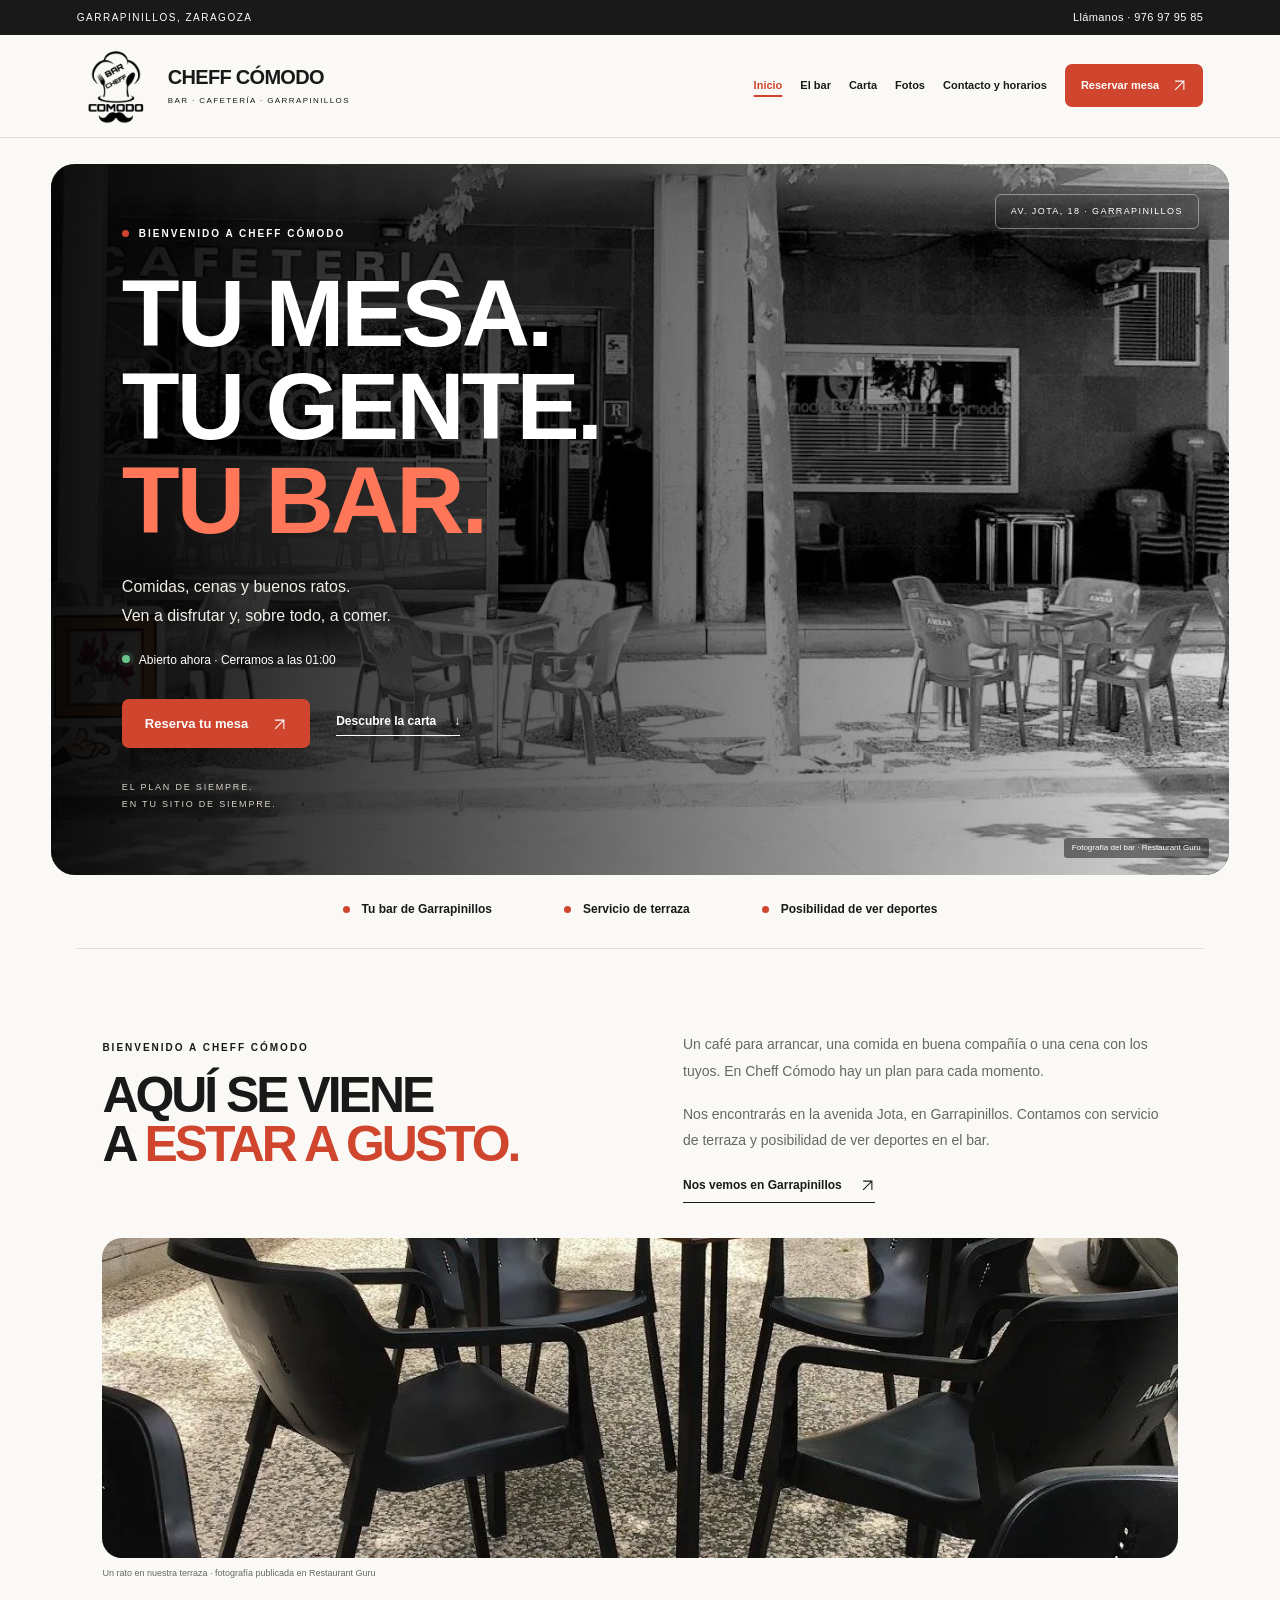
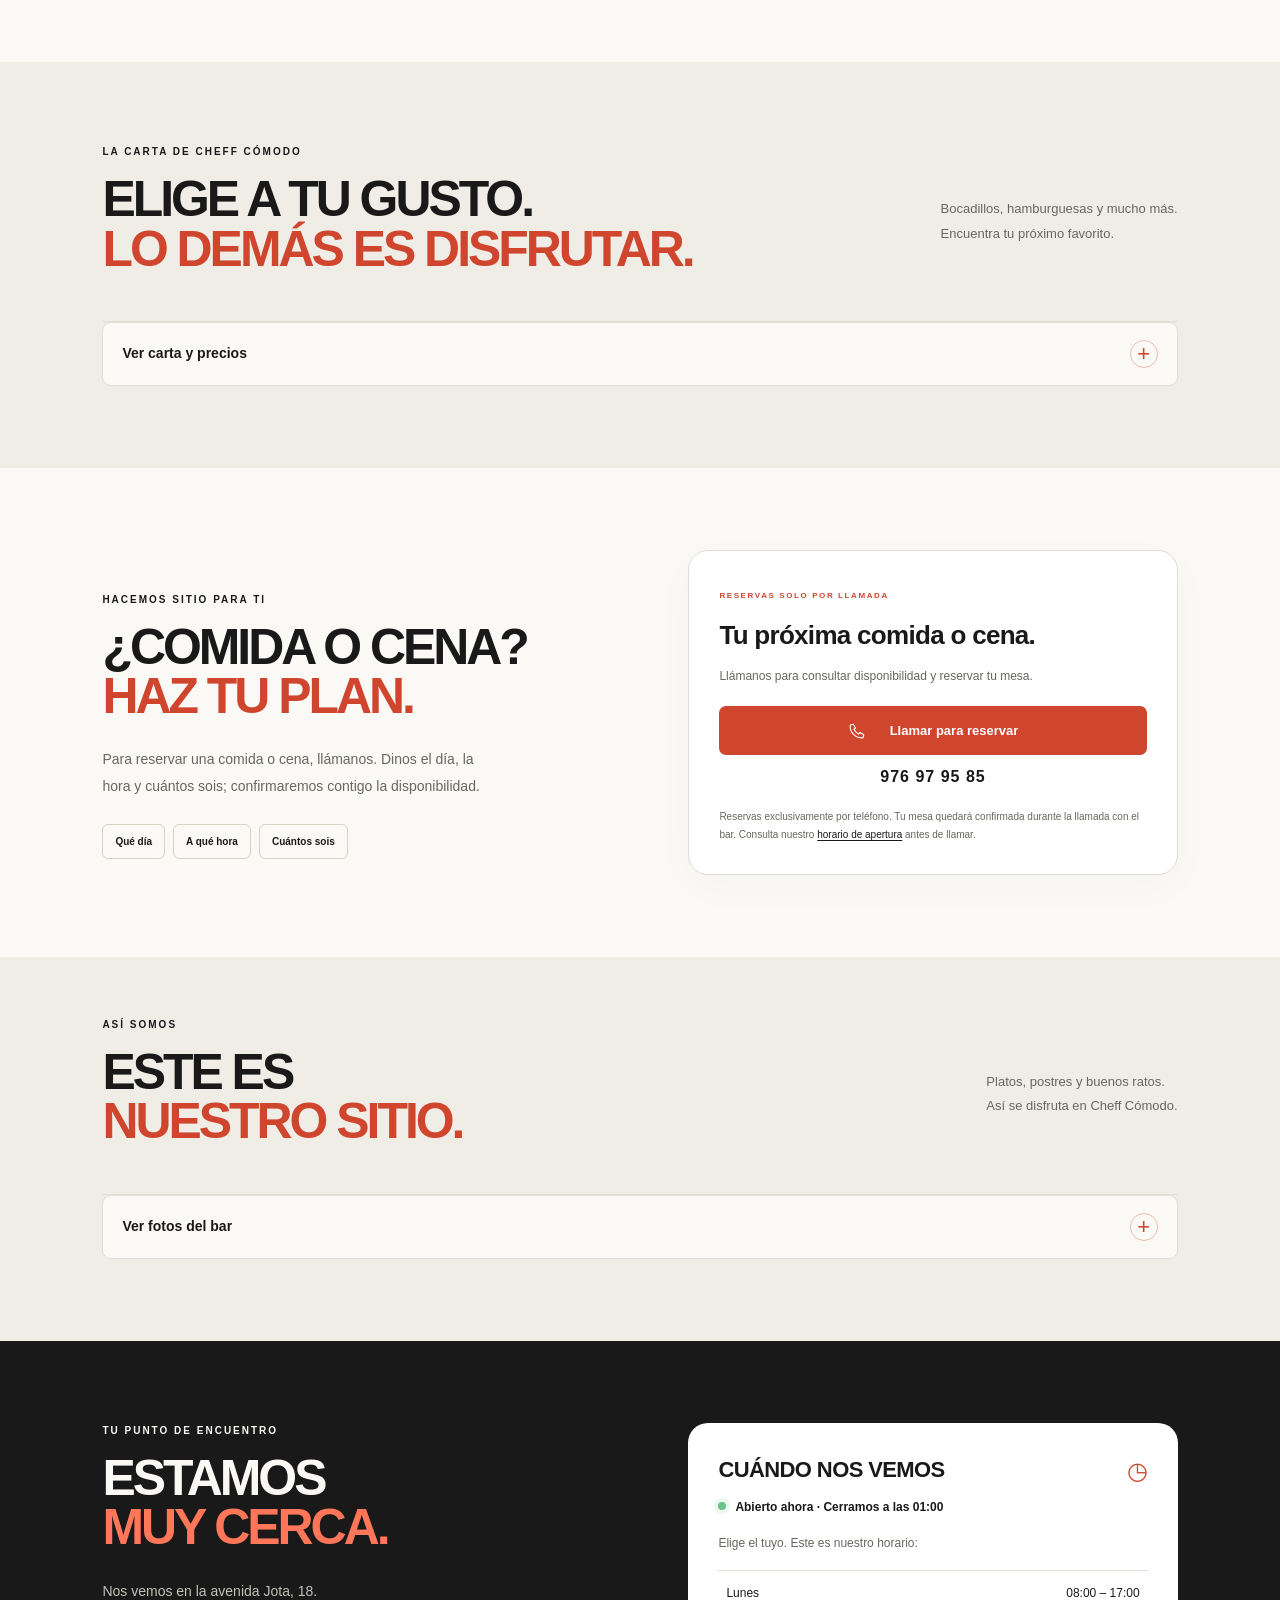
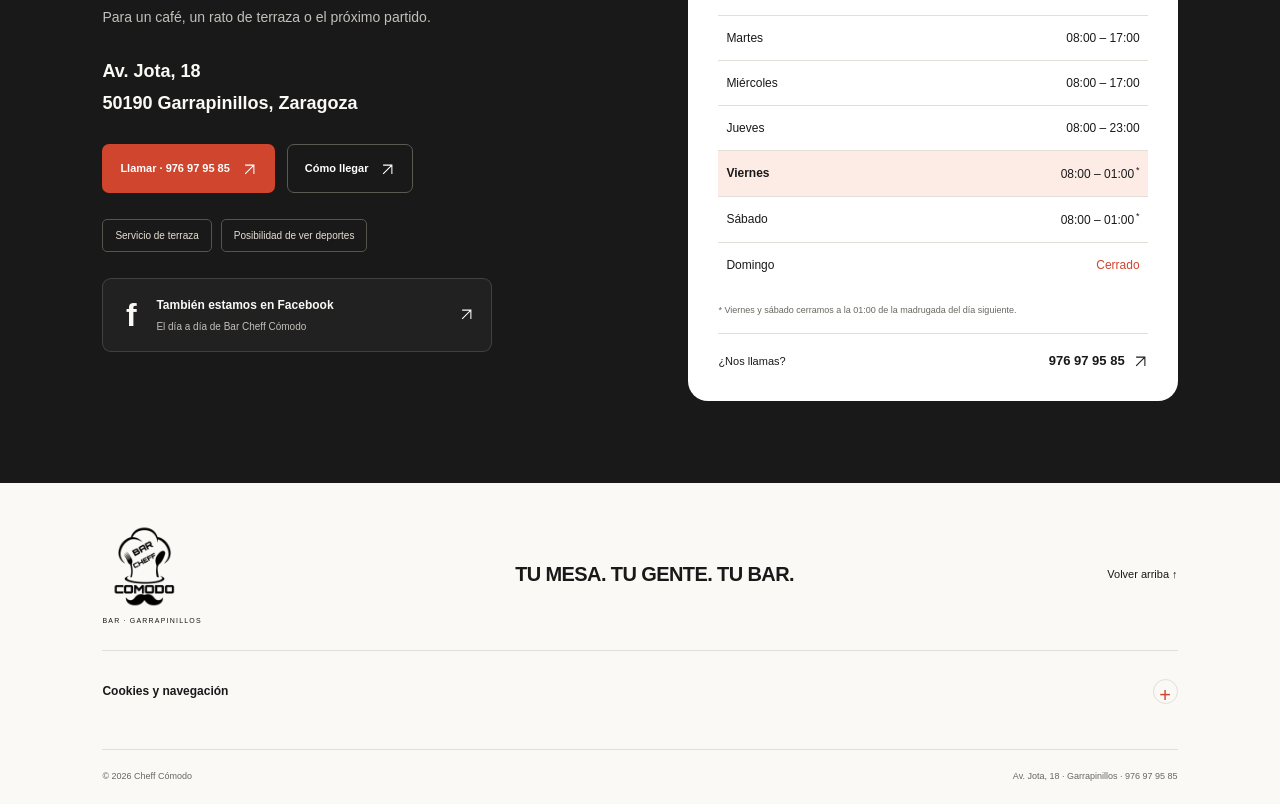
<file: index.html>
<!doctype html>
<html lang="es">
<head>
<meta charset="utf-8"><meta name="viewport" content="width=device-width, initial-scale=1">
<meta name="theme-color" content="#191919"><meta name="description" content="Bar cafetería Cheff Cómodo en Av. Jota, 18, Garrapinillos, Zaragoza. Servicio de terraza y posibilidad de ver deportes. Reserva tu mesa por teléfono en el 976 97 95 85 y consulta nuestros horarios.">
<link rel="canonical" href="https://manuelamar.github.io/manuwebs/">
<meta property="og:type" content="website"><meta property="og:locale" content="es_ES"><meta property="og:site_name" content="Cheff Cómodo">
<meta property="og:title" content="Cheff Cómodo · Tu bar en Garrapinillos">
<meta property="og:description" content="Descubre nuestra carta, disfruta de la terraza y reserva tu mesa llamando al 976 97 95 85. Av. Jota, 18, Garrapinillos.">
<meta property="og:url" content="https://manuelamar.github.io/manuwebs/">
<meta property="og:image" content="https://manuelamar.github.io/manuwebs/assets/social-card.jpg?v=desplegables-20261027"><meta property="og:image:type" content="image/jpeg"><meta property="og:image:width" content="1200"><meta property="og:image:height" content="630"><meta property="og:image:alt" content="Cheff Cómodo: carta, terraza y reservas por teléfono en Garrapinillos">
<meta name="twitter:card" content="summary_large_image"><meta name="twitter:title" content="Cheff Cómodo · Tu bar en Garrapinillos"><meta name="twitter:description" content="Carta, terraza y buenos ratos. Reserva por teléfono: 976 97 95 85."><meta name="twitter:image" content="https://manuelamar.github.io/manuwebs/assets/social-card.jpg?v=desplegables-20261027">
<title>Cheff Cómodo · Bar en Garrapinillos</title>
<link rel="stylesheet" href="styles.css?v=cookies-20261027"><script src="app.js?v=mejoras-20261023" defer></script>
<script type="application/ld+json">{"@context": "https://schema.org", "@type": "BarOrPub", "name": "Cheff Cómodo", "telephone": "+34976979585", "address": {"@type": "PostalAddress", "streetAddress": "Av. Jota, 18", "postalCode": "50190", "addressLocality": "Garrapinillos", "addressRegion": "Zaragoza", "addressCountry": "ES"}, "openingHoursSpecification": [{"@type": "OpeningHoursSpecification", "dayOfWeek": ["Monday", "Tuesday", "Wednesday"], "opens": "08:00", "closes": "17:00"}, {"@type": "OpeningHoursSpecification", "dayOfWeek": "Thursday", "opens": "08:00", "closes": "23:00"}, {"@type": "OpeningHoursSpecification", "dayOfWeek": ["Friday", "Saturday"], "opens": "08:00", "closes": "01:00"}], "sameAs": ["https://www.facebook.com/p/Bar-Cheff-C%C3%B3modo-100087839375241/"]}</script>
</head>
<body>
<div class="announcement">GARRAPINILLOS, ZARAGOZA <a href="tel:+34976979585">Llámanos · 976 97 95 85</a></div>
<header class="header"><a class="brand" href="#inicio" aria-label="Cheff Cómodo, inicio"><img class="business-logo" src="assets/logo.webp" alt="Bar Cheff Cómodo, logotipo del gorro de cocinero con bigote" width="192" height="192"><span>CHEFF CÓMODO<small>BAR · CAFETERÍA · GARRAPINILLOS</small></span></a><button class="menu-toggle" aria-label="Abrir menú" aria-expanded="false" aria-controls="navigation"><svg class="menu-icon" viewBox="0 0 24 24" aria-hidden="true"><path d="M4 6h16M4 12h16M4 18h16"/></svg><span>Menú</span></button><nav id="navigation" class="site-navigation" aria-label="Secciones de la web">
<a href="#inicio">Inicio</a><a href="#nosotros">El bar</a><a href="#carta">Carta</a><a href="#galeria">Fotos</a><a href="#contacto">Contacto y horarios</a><a class="nav-contact" href="#reservas">Reservar mesa <svg class="arrow-icon" viewBox="0 0 24 24" aria-hidden="true"><path d="M5 19 19 5M5 5h14v14"/></svg></a>
</nav></header>
<main>
<section class="hero" id="inicio"><div class="hero-copy"><p class="eyebrow"><span></span> BIENVENIDO A CHEFF CÓMODO</p><h1>TU MESA.<br>TU GENTE.<br><em>TU BAR.</em></h1><p class="intro">Comidas, cenas y buenos ratos.<br>Ven a disfrutar y, sobre todo, a comer.</p><p class="opening-status hero-status" data-opening-status role="status" aria-live="polite">Consulta nuestro horario de apertura</p><div class="hero-actions"><a class="button primary" href="#reservas">Reserva tu mesa <span><svg class="arrow-icon" viewBox="0 0 24 24" aria-hidden="true"><path d="M5 19 19 5M5 5h14v14"/></svg></span></a><a class="text-link" href="#carta">Descubre la carta <span>↓</span></a></div><div class="hero-bottom"><span class="little-sun"><svg class="sun-icon" viewBox="0 0 100 100" aria-hidden="true"><path d="M50 10v80M10 50h80M22 22l56 56M22 78l56-56"/></svg></span><p>EL PLAN DE SIEMPRE.<br><strong>EN TU SITIO DE SIEMPRE.</strong></p></div></div><div class="hero-image"><img class="hero-backdrop" src="assets/fachada.webp" width="1200" height="572" fetchpriority="high" decoding="async" alt="Fachada real de Cheff Cómodo y su terraza en Garrapinillos"><span class="image-label">AV. JOTA, 18 · GARRAPINILLOS</span><div class="round-seal">BUENA MESA<br><b><svg class="sun-icon" viewBox="0 0 100 100" aria-hidden="true"><path d="M50 10v80M10 50h80M22 22l56 56M22 78l56-56"/></svg></b><br>MEJOR COMPAÑÍA</div><span class="photo-caption">Fotografía del bar · Restaurant Guru</span></div></section>
<div class="ribbon"><span>Tu bar de Garrapinillos</span><b><svg class="sun-icon" viewBox="0 0 100 100" aria-hidden="true"><path d="M50 10v80M10 50h80M22 22l56 56M22 78l56-56"/></svg></b><span>Servicio de terraza</span><b><svg class="sun-icon" viewBox="0 0 100 100" aria-hidden="true"><path d="M50 10v80M10 50h80M22 22l56 56M22 78l56-56"/></svg></b><span>Posibilidad de ver deportes</span><b><svg class="sun-icon" viewBox="0 0 100 100" aria-hidden="true"><path d="M50 10v80M10 50h80M22 22l56 56M22 78l56-56"/></svg></b></div>
<section id="nosotros" class="about section"><div><p class="eyebrow">BIENVENIDO A CHEFF CÓMODO</p><h2>AQUÍ SE VIENE<br>A <em>ESTAR A GUSTO.</em></h2></div><div class="about-copy"><p>Un café para arrancar, una comida en buena compañía o una cena con los tuyos. En Cheff Cómodo hay un plan para cada momento.</p><p>Nos encontrarás en la avenida Jota, en Garrapinillos. Contamos con servicio de terraza y posibilidad de ver deportes en el bar.</p><a class="text-link" href="#contacto">Nos vemos en Garrapinillos <span><svg class="arrow-icon" viewBox="0 0 24 24" aria-hidden="true"><path d="M5 19 19 5M5 5h14v14"/></svg></span></a></div><figure class="place-photo"><img src="assets/terraza.webp" width="1200" height="1600" loading="lazy" decoding="async" alt="Mesas de la terraza de Cheff Cómodo en la avenida Jota"><figcaption>Un rato en nuestra terraza · fotografía publicada en Restaurant Guru</figcaption></figure></section>
<section id="carta" class="menu-section section" aria-labelledby="menu-title">
<div class="section-heading"><div><p class="eyebrow">LA CARTA DE CHEFF CÓMODO</p><h2 id="menu-title">ELIGE A TU GUSTO.<br><em>LO DEMÁS ES DISFRUTAR.</em></h2></div><p>Bocadillos, hamburguesas y mucho más.<br>Encuentra tu próximo favorito.</p></div>

<details class="content-disclosure" id="menu-disclosure"><summary><span class="disclosure-show">Ver carta y precios</span><span class="disclosure-hide">Ocultar carta</span><span class="disclosure-icon" aria-hidden="true">+</span></summary><div class="disclosure-content" id="menu-disclosure-content">
<h3 class="featured-heading">PARA IR ABRIENDO BOCA</h3><div class="featured-grid" aria-label="Destacados de la carta">
<article class="featured-card"><img src="assets/ensaladilla.webp" width="1200" height="553" loading="lazy" decoding="async" alt="Ensaladilla del chef, fotografía publicada en la galería del bar"><div class="featured-copy"><div class="featured-top"><h4>Ensaladilla del chef</h4><span class="featured-price" data-cents="850">8,50 €</span></div><p>Una ración para abrir boca y compartir.</p></div></article>
<article class="featured-card"><img src="assets/huevos.webp" width="1200" height="900" loading="lazy" decoding="async" alt="Huevos rotos, fotografía publicada en la galería del bar"><div class="featured-copy"><div class="featured-top"><h4>Huevos rotos</h4><span class="featured-price" data-cents="1150">11,50 €</span></div><p>A elegir: panceta ibérica, chorizo, longaniza, gulas y gambas.</p></div></article>
<article class="featured-card"><img src="assets/bocadillo.webp" width="1200" height="900" loading="lazy" decoding="async" alt="Bocadillos, fotografía publicada en la galería del bar"><div class="featured-copy"><div class="featured-top"><h4>Bocadillos</h4><span class="featured-price" data-cents="800"><small>Desde</small>8,00 €</span></div><p>Ramos, Busquets, Del Bosque y más. Elige el tuyo en la carta.</p></div></article>
</div><div class="menu-toolbar"><div class="filters" role="group" aria-label="Filtrar la carta">
<button class="filter active" data-filter="todos" aria-pressed="true" aria-controls="menu-content">Toda la carta</button>
<button class="filter" data-filter="bocadillos" aria-pressed="false" aria-controls="menu-content">Bocadillos</button>
<button class="filter" data-filter="hamburguesas" aria-pressed="false" aria-controls="menu-content">Hamburguesas</button>
<button class="filter" data-filter="tostadas" aria-pressed="false" aria-controls="menu-content">Tostadas</button>
<button class="filter" data-filter="ensaladas" aria-pressed="false" aria-controls="menu-content">Ensaladas</button>
<button class="filter" data-filter="raciones" aria-pressed="false" aria-controls="menu-content">Raciones</button>
<button class="filter" data-filter="especiales" aria-pressed="false" aria-controls="menu-content">Platos especiales</button>
</div></div>
<p class="visually-hidden" id="menu-status" role="status">30 opciones en la carta.</p><div id="menu-content" class="menu-categories">
<section class="menu-category" data-category="bocadillos" aria-labelledby="menu-bocadillos"><div class="category-heading"><span>01</span><h3 id="menu-bocadillos">Bocadillos</h3></div><ul class="menu-items">
<li class="menu-item"><div class="menu-item-copy"><h4>Del Bosque</h4><p>Bistec, queso y pimiento verde.</p></div><span class="menu-price" data-cents="950">9,50 €</span></li>
<li class="menu-item"><div class="menu-item-copy"><h4>Casillas</h4><p>Longaniza, queso, pimiento verde, huevo y salsa de tomate.</p></div><span class="menu-price" data-cents="900">9,00 €</span></li>
<li class="menu-item"><div class="menu-item-copy"><h4>Iniesta</h4><p>Salmón, lechuga, queso crema, salsa tártara y guacamole.</p></div><span class="menu-price" data-cents="950">9,50 €</span></li>
<li class="menu-item"><div class="menu-item-copy"><h4>Xavi</h4><p>Solomillo, mousse de foie, pimiento del piquillo, queso y huevo a la plancha.</p></div><span class="menu-price" data-cents="950">9,50 €</span></li>
<li class="menu-item"><div class="menu-item-copy"><h4>Puyol</h4><p>Papada, jamón, queso y pimiento verde.</p></div><span class="menu-price" data-cents="900">9,00 €</span></li>
<li class="menu-item"><div class="menu-item-copy"><h4>Ramos</h4><p>Calamares a la andaluza y mayo-picante.</p></div><span class="menu-price" data-cents="800">8,00 €</span></li>
<li class="menu-item"><div class="menu-item-copy"><h4>Busquets</h4><p>Salchicha Cervela con cebolla crujiente y caramelizada y salsa de miel y mostaza.</p></div><span class="menu-price" data-cents="800">8,00 €</span></li>
</ul></section>
<section class="menu-category" data-category="hamburguesas" aria-labelledby="menu-hamburguesas"><div class="category-heading"><span>02</span><h3 id="menu-hamburguesas">Hamburguesas</h3></div><ul class="menu-items">
<li class="menu-item"><div class="menu-item-copy"><h4>Alonso</h4><p>Burger, bacon, huevo, queso, lechuga y tomate.</p></div><span class="menu-price" data-cents="1250">12,50 €</span></li>
<li class="menu-item"><div class="menu-item-copy"><h4>Piqué</h4><p>Burger, queso de cabra en crema, bacon confitado, rúcula y canónigos.</p></div><span class="menu-price" data-cents="1250">12,50 €</span></li>
<li class="menu-item"><div class="menu-item-copy"><h4>Pedro</h4><p>Burger de pollo crujiente, pepinillo, miel, queso edam, bacon crujiente y mayonesa.</p></div><span class="menu-price" data-cents="1250">12,50 €</span></li>
</ul></section>
<section class="menu-category" data-category="tostadas" aria-labelledby="menu-tostadas"><div class="category-heading"><span>03</span><h3 id="menu-tostadas">Tostadas</h3></div><ul class="menu-items">
<li class="menu-item"><div class="menu-item-copy"><h4>Capdevila</h4><p>Tostada de salmón ahumado, queso crema, lechuga, guacamole, huevo duro y tártara.</p></div><span class="menu-price" data-cents="950">9,50 €</span></li>
<li class="menu-item"><div class="menu-item-copy"><h4>Villa</h4><p>Tostada de tortilla francesa, pan con tomate, jamón o anchoas.</p></div><span class="menu-price" data-cents="950">9,50 €</span></li>
</ul></section>
<section class="menu-category" data-category="ensaladas" aria-labelledby="menu-ensaladas"><div class="category-heading"><span>04</span><h3 id="menu-ensaladas">Ensaladas</h3></div><ul class="menu-items">
<li class="menu-item"><div class="menu-item-copy"><h4>Queso de cabra</h4><p>Lechuga variada, queso de cabra, setas, cebolla frita y vinagreta de miel.</p></div><span class="menu-price" data-cents="1350">13,50 €</span></li>
<li class="menu-item"><div class="menu-item-copy"><h4>Tomate con burrata</h4><p>Tomate rosa, queso de burrata, pesto y tomate seco.</p></div><span class="menu-price" data-cents="1350">13,50 €</span></li>
<li class="menu-item"><div class="menu-item-copy"><h4>Ensalada ilustrada</h4><p>Lechuga variada, tomate, atún, huevo duro, espárragos y aceitunas.</p></div><span class="menu-price" data-cents="1650">16,50 €</span></li>
</ul></section>
<section class="menu-category" data-category="raciones" aria-labelledby="menu-raciones"><div class="category-heading"><span>05</span><h3 id="menu-raciones">Raciones</h3></div><ul class="menu-items">
<li class="menu-item"><div class="menu-item-copy"><h4>Patatas bravas</h4></div><span class="menu-price" data-cents="750">7,50 €</span></li>
<li class="menu-item"><div class="menu-item-copy"><h4>Calamares a la andaluza</h4></div><span class="menu-price" data-cents="950">9,50 €</span></li>
<li class="menu-item"><div class="menu-item-copy"><h4>Puntillas con pimientos de Padrón</h4></div><span class="menu-price" data-cents="950">9,50 €</span></li>
<li class="menu-item"><div class="menu-item-copy"><h4>Tiras de pollo</h4></div><span class="menu-price" data-cents="800">8,00 €</span></li>
<li class="menu-item"><div class="menu-item-copy"><h4>Pescaditos</h4></div><span class="menu-price" data-cents="850">8,50 €</span></li>
<li class="menu-item"><div class="menu-item-copy"><h4>Ensaladilla del chef</h4></div><span class="menu-price" data-cents="850">8,50 €</span></li>
<li class="menu-item"><div class="menu-item-copy"><h4>Surtido de empanadillas</h4></div><span class="menu-price" data-cents="900">9,00 €</span></li>
<li class="menu-item"><div class="menu-item-copy"><h4>Tabla de queso con confitura y frutos secos</h4></div><span class="menu-price" data-cents="1500">15,00 €</span></li>
<li class="menu-item"><div class="menu-item-copy"><h4>Alitas de pollo crujiente</h4><p>Con 2 salsas.</p></div><span class="menu-price" data-cents="900">9,00 €</span></li>
<li class="menu-item"><div class="menu-item-copy"><h4>Huevos rotos</h4><p>A elegir: panceta ibérica, chorizo, longaniza, gulas y gambas.</p></div><span class="menu-price" data-cents="1150">11,50 €</span></li>
</ul></section>
<section class="menu-category" data-category="especiales" aria-labelledby="menu-especiales"><div class="category-heading"><span>06</span><h3 id="menu-especiales">Platos especiales</h3></div><ul class="menu-items">
<li class="menu-item"><div class="menu-item-copy"><h4>Sepia a la plancha</h4></div><span class="menu-price" data-cents="1300">13,00 €</span></li>
<li class="menu-item"><div class="menu-item-copy"><h4>Bacalao a la riojana</h4></div><span class="menu-price" data-cents="1200">12,00 €</span></li>
<li class="menu-item"><div class="menu-item-copy"><h4>Entrecot a la plancha</h4></div><span class="menu-price" data-cents="1350">13,50 €</span></li>
<li class="menu-item"><div class="menu-item-copy"><h4>Chuletón de ternera</h4><p>De 500 g.</p></div><span class="menu-price" data-cents="2300">23,00 €</span></li>
<li class="menu-item"><div class="menu-item-copy"><h4>Bacalao dorado</h4><p>Revuelto de bacalao, cebolla y ajo con patatas paja y huevo.</p></div><span class="menu-price" data-cents="850">8,50 €</span></li>
</ul></section>
</div><p class="menu-note">Precios según la carta facilitada por el bar. Consulta la disponibilidad y la información de alérgenos antes de pedir.</p>
</div></details>
</section>
<section id="reservas" class="reservation-section section" aria-labelledby="reservation-title">
<div class="reservation-copy"><p class="eyebrow">HACEMOS SITIO PARA TI</p><h2 id="reservation-title">¿COMIDA O CENA?<br><em>HAZ TU PLAN.</em></h2><p>Para reservar una comida o cena, llámanos. Dinos el día, la hora y cuántos sois; confirmaremos contigo la disponibilidad.</p><div class="reservation-details" aria-label="Datos que necesitamos al llamar"><span>Qué día</span><span>A qué hora</span><span>Cuántos sois</span></div></div>
<div class="reservation-card"><span class="reservation-label">RESERVAS SOLO POR LLAMADA</span><h3>Tu próxima comida o cena.</h3><p>Llámanos para consultar disponibilidad y reservar tu mesa.</p><a class="button primary reservation-call" href="tel:+34976979585" aria-label="Llamar al 976 97 95 85 para reservar mesa"><svg class="phone-icon" viewBox="0 0 24 24" aria-hidden="true"><path d="m7 3 3 5-2 2a14 14 0 0 0 6 6l2-2 5 3-1 4C10 22 2 14 3 4z"/></svg><span>Llamar para reservar</span></a><p class="reservation-number">976 97 95 85</p>
<p class="reservation-note">Reservas exclusivamente por teléfono. Tu mesa quedará confirmada durante la llamada con el bar. Consulta nuestro <a href="#contacto">horario de apertura</a> antes de llamar.</p></div>
</section>
<section id="galeria" class="gallery-section section"><div class="section-heading"><div><p class="eyebrow">ASÍ SOMOS</p><h2>ESTE ES<br><em>NUESTRO SITIO.</em></h2></div><p>Platos, postres y buenos ratos.<br>Así se disfruta en Cheff Cómodo.</p></div>
<details class="content-disclosure" id="gallery-disclosure"><summary><span class="disclosure-show">Ver fotos del bar</span><span class="disclosure-hide">Ocultar fotos</span><span class="disclosure-icon" aria-hidden="true">+</span></summary><div class="disclosure-content" id="gallery-disclosure-content">
<div class="photo-grid">
<button class="gallery-item gallery-real" data-origin="restaurantguru" data-caption="Huevos, patatas y embutidos" aria-label="Ampliar fotografía: Huevos, patatas y embutidos"><img src="assets/huevos.webp" width="1200" height="900" alt="Huevos, patatas y embutidos, fotografía publicada en la ficha de Cheff Cómodo" loading="lazy"><span class="gallery-label">Huevos, patatas y embutidos <b>+</b></span></button>
<button class="gallery-item gallery-real" data-origin="restaurantguru" data-caption="Ensaladilla" aria-label="Ampliar fotografía: Ensaladilla"><img src="assets/ensaladilla.webp" width="1200" height="553" alt="Ensaladilla, fotografía publicada en la ficha de Cheff Cómodo" loading="lazy"><span class="gallery-label">Ensaladilla <b>+</b></span></button>
<button class="gallery-item gallery-real" data-origin="restaurantguru" data-caption="Pescado con almejas" aria-label="Ampliar fotografía: Pescado con almejas"><img src="assets/pescado.webp" width="1200" height="1600" alt="Pescado con almejas, fotografía publicada en la ficha de Cheff Cómodo" loading="lazy"><span class="gallery-label">Pescado con almejas <b>+</b></span></button>
<button class="gallery-item gallery-real" data-origin="restaurantguru" data-caption="Pulpo con guarnición" aria-label="Ampliar fotografía: Pulpo con guarnición"><img src="assets/pulpo.webp" width="1200" height="554" alt="Pulpo con guarnición, fotografía publicada en la ficha de Cheff Cómodo" loading="lazy"><span class="gallery-label">Pulpo con guarnición <b>+</b></span></button>
<button class="gallery-item gallery-real" data-origin="restaurantguru" data-caption="Arroz cremoso" aria-label="Ampliar fotografía: Arroz cremoso"><img src="assets/arroz.webp" width="1200" height="553" alt="Arroz cremoso, fotografía publicada en la ficha de Cheff Cómodo" loading="lazy"><span class="gallery-label">Arroz cremoso <b>+</b></span></button>
<button class="gallery-item gallery-real" data-origin="restaurantguru" data-caption="Un toque fresco" aria-label="Ampliar fotografía: Un toque fresco"><img src="assets/aguacate.webp" width="1200" height="649" alt="Un toque fresco, fotografía publicada en la ficha de Cheff Cómodo" loading="lazy"><span class="gallery-label">Un toque fresco <b>+</b></span></button>
<button class="gallery-item gallery-real" data-origin="restaurantguru" data-caption="Tarta de queso" aria-label="Ampliar fotografía: Tarta de queso"><img src="assets/tarta-queso.webp" width="1200" height="1600" alt="Tarta de queso, fotografía publicada en la ficha de Cheff Cómodo" loading="lazy"><span class="gallery-label">Tarta de queso <b>+</b></span></button>
<button class="gallery-item gallery-real" data-origin="restaurantguru" data-caption="Un final dulce" aria-label="Ampliar fotografía: Un final dulce"><img src="assets/tarta-pera.webp" width="1200" height="1600" alt="Un final dulce, fotografía publicada en la ficha de Cheff Cómodo" loading="lazy"><span class="gallery-label">Un final dulce <b>+</b></span></button>
<button class="gallery-item gallery-real" data-origin="restaurantguru" data-caption="Nuestra terraza · Garrapinillos" aria-label="Ampliar fotografía: Nuestra terraza · Garrapinillos"><img src="assets/terraza.webp" width="1200" height="1600" loading="lazy" decoding="async" alt="Nuestra terraza · Garrapinillos"><span class="gallery-label">Nuestra terraza · Garrapinillos <b>+</b></span></button>
<button class="gallery-item gallery-real" data-origin="restaurantguru" data-caption="Tu punto de encuentro · Cheff Cómodo" aria-label="Ampliar fotografía: Tu punto de encuentro · Cheff Cómodo"><img src="assets/fachada.webp" width="1200" height="572" loading="lazy" decoding="async" alt="Tu punto de encuentro · Cheff Cómodo"><span class="gallery-label">Tu punto de encuentro · Cheff Cómodo <b>+</b></span></button>
</div><p class="gallery-note">Fotografías del local y de platos publicadas en la <a href="https://es.restaurantguru.com/Comodo-Garrapinillos" target="_blank" rel="noopener noreferrer">galería de Cheff Cómodo en Restaurant Guru</a>. Consulta con el bar la disponibilidad actual.</p></div></details></section>
<section id="contacto" class="contact section">
<div class="contact-intro"><p class="eyebrow">TU PUNTO DE ENCUENTRO</p><h2>ESTAMOS<br><em>MUY CERCA.</em></h2><p>Nos vemos en la avenida Jota, 18.<br>Para un café, un rato de terraza o el próximo partido.</p>
<address>Av. Jota, 18<br>50190 Garrapinillos, Zaragoza</address>
<div class="contact-actions"><a class="button primary" href="tel:+34976979585">Llamar · 976 97 95 85 <span><svg class="arrow-icon" viewBox="0 0 24 24" aria-hidden="true"><path d="M5 19 19 5M5 5h14v14"/></svg></span></a><a class="button outline" target="_blank" rel="noopener noreferrer" href="https://www.google.com/maps/dir/?api=1&destination=Avenida%20Jota%2018%2C%2050190%20Garrapinillos%2C%20Zaragoza">Cómo llegar <span><svg class="arrow-icon" viewBox="0 0 24 24" aria-hidden="true"><path d="M5 19 19 5M5 5h14v14"/></svg></span></a></div>
<div class="service-tags" aria-label="Servicios del bar"><span>Servicio de terraza</span><span>Posibilidad de ver deportes</span></div><a class="facebook-link" href="https://www.facebook.com/p/Bar-Cheff-C%C3%B3modo-100087839375241/" target="_blank" rel="noopener noreferrer"><span class="facebook-mark" aria-hidden="true">f</span><span><strong>También estamos en Facebook</strong><small>El día a día de Bar Cheff Cómodo</small></span><svg class="arrow-icon" viewBox="0 0 24 24" aria-hidden="true"><path d="M5 19 19 5M5 5h14v14"/></svg></a></div>
<div class="contact-card"><span class="contact-icon" aria-hidden="true">◷</span><h3>CUÁNDO NOS VEMOS</h3><p class="opening-status schedule-status" data-opening-status role="status" aria-live="polite">Consulta nuestro horario de apertura</p><p class="schedule-intro">Elige el tuyo. Este es nuestro horario:</p>
<table class="opening-hours"><caption class="visually-hidden">Horario de apertura de Cheff Cómodo</caption><tbody>
<tr data-day="1"><th scope="row">Lunes</th><td><time>08:00</time> – <time>17:00</time></td></tr>
<tr data-day="2"><th scope="row">Martes</th><td><time>08:00</time> – <time>17:00</time></td></tr>
<tr data-day="3"><th scope="row">Miércoles</th><td><time>08:00</time> – <time>17:00</time></td></tr>
<tr data-day="4"><th scope="row">Jueves</th><td><time>08:00</time> – <time>23:00</time></td></tr>
<tr data-day="5"><th scope="row">Viernes</th><td><time>08:00</time> – <time>01:00</time><sup>*</sup></td></tr>
<tr data-day="6"><th scope="row">Sábado</th><td><time>08:00</time> – <time>01:00</time><sup>*</sup></td></tr>
<tr data-day="0" class="closed-day"><th scope="row">Domingo</th><td>Cerrado</td></tr>
</tbody></table><p class="hours-note">* Viernes y sábado cerramos a la 01:00 de la madrugada del día siguiente.</p><a class="schedule-phone" href="tel:+34976979585">¿Nos llamas? <strong>976 97 95 85</strong> <span><svg class="arrow-icon" viewBox="0 0 24 24" aria-hidden="true"><path d="M5 19 19 5M5 5h14v14"/></svg></span></a></div>
</section>
</main><footer><a class="footer-brand" href="#inicio"><img class="business-logo" src="assets/logo.webp" alt="Bar Cheff Cómodo, logotipo del gorro de cocinero con bigote" width="192" height="192"><span>BAR · GARRAPINILLOS</span></a><p>TU MESA. TU GENTE. TU BAR.</p><a href="#inicio">Volver arriba ↑</a><details class="legal-disclosure" id="cookies">
<summary>Cookies y navegación <span class="legal-toggle" aria-hidden="true">+</span></summary>
<div class="legal-copy">
<h2>Información sobre cookies y navegación</h2>
<p class="legal-updated">Última revisión: <time datetime="2026-10-27">27 de octubre de 2026</time>.</p>
<h3>Qué utiliza esta web</h3>
<p>En la configuración revisada, el código de esta web no instala cookies ni utiliza almacenamiento local para identificarte o seguir tu navegación. No incorpora herramientas de analítica, publicidad, píxeles de seguimiento, formularios ni mapas o publicaciones de redes sociales incrustados. Las imágenes, los estilos y el código se sirven desde el propio alojamiento de la web.</p>
<h3>Por qué no aparece un aviso para aceptar o rechazar</h3>
<p>No hay cookies opcionales que activar o rechazar en la configuración actual. Por eso no se solicita un consentimiento de cookies ni se guarda una preferencia de aceptación. Si en el futuro se incorporan servicios que requieran consentimiento, esta información y los controles correspondientes deberán actualizarse antes de activarlos.</p>
<h3>Enlaces a otros sitios</h3>
<p>Los accesos a Google Maps, Facebook y Restaurant Guru son enlaces: esos servicios no se cargan de forma incrustada al visitar esta web. Si eliges abrir uno, pasarás a un sitio externo que puede utilizar sus propias cookies y tratar datos conforme a sus políticas. Las llamadas y las reservas se gestionan por teléfono.</p>
<h3>Alojamiento y datos técnicos</h3>
<p>Esta web se publica en GitHub Pages. GitHub informa de que registra y almacena la dirección IP de los visitantes por motivos de seguridad, aunque no hayan iniciado sesión en GitHub. Ese tratamiento técnico es distinto del uso de cookies y no significa que esta web haga seguimiento publicitario. Puedes consultar la <a href="https://docs.github.com/en/pages/getting-started-with-github-pages/about-github-pages#data-collection" target="_blank" rel="noopener noreferrer">información de GitHub Pages sobre la recogida de datos</a> y la <a href="https://docs.github.com/en/site-policy/privacy-policies/github-general-privacy-statement" target="_blank" rel="noopener noreferrer">declaración de privacidad de GitHub</a>.</p>
<h3>Opciones de tu navegador y contacto</h3>
<p>Puedes consultar, bloquear o borrar las cookies de los sitios que visitas desde los ajustes de privacidad de tu navegador. La carta, las fotografías y los enlaces de esta web no requieren que aceptes cookies. Para consultas sobre la web o el bar, puedes llamar al <a href="tel:+34976979585">976 97 95 85</a>.</p>
<p class="legal-sources">Más información: <a href="https://www.aepd.es/guias/guia-cookies.pdf" target="_blank" rel="noopener noreferrer">Guía sobre el uso de las cookies de la AEPD</a> y <a href="https://www.boe.es/buscar/act.php?id=BOE-A-2002-13758#a22" target="_blank" rel="noopener noreferrer">artículo 22.2 de la LSSI</a>.</p>
</div></details><div class="footer-bottom"><span>© <span id="year">2026</span> Cheff Cómodo</span><span>Av. Jota, 18 · Garrapinillos · <a href="tel:+34976979585">976 97 95 85</a></span></div></footer><a class="mobile-call" href="tel:+34976979585">Reservar mesa <strong>976 97 95 85</strong></a>
<dialog class="photo-dialog" aria-label="Fotografía ampliada"><div class="dialog-toolbar"><p id="photo-caption"></p><button class="dialog-close" aria-label="Cerrar fotografía">×</button></div><div class="dialog-photo" role="img" aria-label=""></div><p class="dialog-note"></p></dialog></body></html>
</file>
<file: styles.css>
:root{--paper:#faf9f6;--green:#191919;--ink:#191919;--orange:#cf452e;--muted:#676761;--line:#e2dfd7;--soft:#f0ede7;--radius:20px}
*{box-sizing:border-box}html{scroll-behavior:smooth;scroll-padding-top:110px}body{margin:0;background:var(--paper);color:var(--ink);font-family:Arial,Helvetica,sans-serif;line-height:1.5}button,input,select{font:inherit}a{color:inherit;text-decoration:none}button,a{-webkit-tap-highlight-color:transparent}button{cursor:pointer}a:focus-visible,button:focus-visible,input:focus-visible,select:focus-visible,summary:focus-visible{outline:3px solid var(--orange);outline-offset:4px}h1,h2,h3,h4,p{margin:0}img{max-width:100%}svg{display:inline-block;vertical-align:middle}.announcement{background:var(--ink);color:white;padding:9px 6%;display:flex;justify-content:space-between;align-items:center;font-size:10px;letter-spacing:1.5px}.announcement>a{font-size:11px;letter-spacing:.4px}.header{position:sticky;top:0;z-index:20;background:#faf9f6f5;backdrop-filter:blur(12px);min-height:103px;padding:10px 6%;display:flex;align-items:center;justify-content:space-between;gap:24px;border-bottom:1px solid var(--line)}.brand{display:flex;align-items:center;gap:13px;flex-shrink:0}.business-logo{display:block;width:78px;height:78px;object-fit:contain}.brand>span{font-size:20px;line-height:1.1;letter-spacing:-.7px;font-weight:900}.brand small{display:block;font-size:8px;font-weight:500;letter-spacing:1.4px;margin-top:9px}nav{display:flex;align-items:center;gap:30px;font-size:12px;font-weight:600}nav>a:not(.nav-contact):hover{color:var(--orange)}.nav-contact{padding:13px 19px;background:var(--orange);color:white;border-radius:7px;display:flex;align-items:center;gap:20px;transition:background .2s}.nav-contact:hover{background:#ad3522}.menu-toggle{display:none}.arrow-icon{width:15px;height:15px;fill:none;stroke:currentColor;stroke-width:1.7}.hero{margin:26px 4% 0;border-radius:24px;min-height:660px;position:relative;overflow:hidden;isolation:isolate;background:#272323}.hero-image{position:absolute;inset:0;z-index:-1;background-image:linear-gradient(90deg,#000e 0%,#0009 44%,#0002 100%);background-size:cover;background-position:center}.hero-copy{position:relative;z-index:1;color:white;padding:62px 6%;width:70%;max-width:850px}.eyebrow{font-size:10px;font-weight:700;letter-spacing:2px;line-height:1.6;display:flex;align-items:center;gap:10px}.eyebrow>span{height:7px;width:7px;border-radius:50%;background:var(--orange)}h1,h2{font-family:Arial,Helvetica,sans-serif;font-weight:900;letter-spacing:-3px;line-height:.99}h1{font-size:clamp(66px,7.4vw,114px);margin:25px 0}h1 em,h2 em{font-style:normal;color:var(--orange)}.hero h1 em{color:#ff7658}.intro{color:#f2eee8;font-size:16px;line-height:1.8;max-width:420px}.hero-actions{display:flex;align-items:center;gap:26px;flex-wrap:wrap;margin-top:28px}.button{display:inline-flex;align-items:center;justify-content:space-between;gap:24px;min-height:49px;padding:14px 22px;border-radius:7px;font-size:13px;font-weight:700;border:1px solid transparent;transition:background .2s,transform .2s}.button:hover{transform:translateY(-2px)}.primary{background:var(--orange);color:white}.primary:hover{background:#b73723}.outline{border-color:#d5d0c7;background:transparent;color:var(--ink)}.outline:hover{background:var(--soft)}.text-link{display:inline-flex;align-items:center;gap:18px;font-size:12px;font-weight:600;border-bottom:1px solid currentColor;padding-bottom:5px}.hero-bottom{margin-top:31px}.hero-bottom p{font-size:9px;letter-spacing:1.8px;line-height:1.9;color:#dad3ca}.hero-bottom strong{font-weight:500}.little-sun,.round-seal{display:none}.image-label{position:absolute;top:30px;right:30px;border:1px solid #ffffff66;border-radius:6px;padding:10px 15px;color:white;font-size:9px;letter-spacing:1.4px}.photo-caption{position:absolute;bottom:17px;right:20px;font-size:8px;color:#fff;background:#0007;padding:4px 8px;border-radius:3px}.ribbon{display:flex;justify-content:center;align-items:center;gap:0;margin:0 6%;padding:25px 0 30px;border-bottom:1px solid var(--line)}.ribbon>span{font-size:12px;font-weight:600;display:flex;align-items:center;gap:12px;padding:0 36px}.ribbon>span::before{content:'';width:7px;height:7px;flex-shrink:0;background:var(--orange);border-radius:50%}.ribbon b{display:none}.section{padding:82px 8%;max-width:1600px;margin:0 auto}h2{font-size:clamp(36px,3.9vw,58px);margin:15px 0 25px}.about{display:grid;grid-template-columns:1fr 1fr;column-gap:8%;row-gap:35px}.about>div:first-child{align-self:center}.about-copy{font-size:14px;color:var(--muted);line-height:1.9;align-self:center}.about-copy p+p{margin-top:16px}.about-copy .text-link{color:var(--ink);margin-top:20px}.place-photo{grid-column:1/-1;margin:0;position:relative}.place-photo img{width:100%;height:320px;object-fit:cover;border-radius:var(--radius);display:block}.place-photo figcaption{font-size:9px;color:var(--muted);margin-top:9px}.menu-section{background:var(--soft);max-width:none}.section-heading{display:flex;align-items:center;justify-content:space-between;gap:25px}.section-heading>p{font-size:13px;color:var(--muted);line-height:1.9}.menu-toolbar{display:flex;justify-content:space-between;align-items:center;gap:20px;margin:18px 0 28px}.filters{display:flex;gap:8px;flex-wrap:wrap}.filter{border:1px solid #d7d2c8;background:transparent;padding:11px 16px;font-size:11px;font-weight:600;color:var(--ink);border-radius:7px}.filter.active{background:var(--ink);border-color:var(--ink);color:white}.draft-tag{font-size:8px;font-weight:600;color:var(--muted);letter-spacing:1.3px;white-space:nowrap}.menu-grid{display:grid;grid-template-columns:repeat(4,minmax(0,1fr));gap:19px}.food-card{background:var(--paper);border-radius:14px;overflow:hidden;border:1px solid #e2ddd3}.food-card[hidden]{display:none}.food-photo{height:210px;position:relative}.food-photo,.gallery-item,.dialog-photo{background-size:200% 200%;background-repeat:no-repeat}.salad-photo{background-position:0 0}.eggs-photo{background-position:100% 0}.terrace-photo{background-position:0 100%}.facade-photo{background-position:100% 100%}.dish-tag{position:absolute;bottom:12px;left:12px;color:var(--ink);background:var(--paper);border-radius:4px;padding:5px 8px;font-size:7px;font-weight:700;letter-spacing:.8px}.food-text{padding:22px 19px}.food-text h3{font-size:19px;font-weight:800;letter-spacing:-.5px;line-height:1.2;margin-bottom:11px}.food-text p{font-size:11px;line-height:1.9;color:var(--muted)}.coffee-art{height:210px;background:var(--orange);color:#fff2dd;display:flex;flex-direction:column;align-items:center;justify-content:center;gap:15px}.cup-icon{width:94px;height:80px;fill:none;stroke:currentColor;stroke-width:3;stroke-linejoin:round;stroke-linecap:round}.coffee-art>span{font-size:11px;letter-spacing:2px;font-weight:700}.menu-note{font-size:10px;line-height:1.8;color:var(--muted);margin-top:23px}.reservation-section{display:grid;grid-template-columns:1fr 1fr;gap:9%;align-items:start;background:var(--paper)}#reservas{scroll-margin-top:20px}.reservation-copy{padding-top:25px}.reservation-copy>p:not(.eyebrow){font-size:14px;line-height:1.9;color:var(--muted);max-width:390px}.reservation-details{display:flex;flex-wrap:wrap;gap:8px;margin-top:24px}.reservation-details span{border:1px solid #d7d2c8;border-radius:6px;font-size:10px;font-weight:600;padding:9px 12px}.reservation-card{padding:30px;border:1px solid #e1ddd5;border-radius:var(--radius);background:#fff;box-shadow:0 12px 45px #00000006}.reservation-label{font-size:8px;font-weight:700;letter-spacing:1.6px;color:var(--orange)}.reservation-card h3{font-size:26px;font-weight:800;line-height:1.2;letter-spacing:-.7px;margin:15px 0}.reservation-card>p{font-size:12px;color:var(--muted);line-height:1.8}.reservation-call{width:100%;justify-content:center;margin:18px 0 8px}.phone-icon{height:18px;width:18px;fill:none;stroke:currentColor;stroke-width:1.5;stroke-linecap:round;stroke-linejoin:round}.reservation-card .reservation-number{font-weight:700;font-size:16px;text-align:center;color:var(--ink);letter-spacing:1px}.reservation-card .reservation-note{font-size:10px;line-height:1.8}.reservation-note a{text-decoration:underline;text-underline-offset:2px;color:var(--ink)}.gallery-section{padding-top:60px;background:var(--soft);max-width:none}.photo-grid{display:grid;grid-template-columns:repeat(2,1fr);gap:20px;margin-top:22px}.gallery-item{border:0;border-radius:16px;height:300px;position:relative;overflow:hidden;cursor:zoom-in;background-color:#d7d1c8}.gallery-label{position:absolute;inset:auto 0 0;padding:50px 22px 20px;background:linear-gradient(transparent,#000a);color:white;font-size:13px;font-weight:600;display:flex;justify-content:space-between;align-items:center}.gallery-label b{height:30px;width:30px;border:1px solid #fff8;border-radius:50%;display:grid;place-items:center;font-size:20px;font-weight:400}.gallery-item:hover .gallery-label b{background:white;color:var(--ink)}.gallery-note{margin-top:15px;font-size:9px;color:var(--muted);line-height:1.8}.moments{background:var(--orange);max-width:none;color:white;position:relative;padding-top:55px;padding-bottom:55px}.moments h2{font-size:clamp(36px,4.5vw,66px);margin-bottom:20px;max-width:750px}.moments h2 em{color:#ffd1b8}.moments>p:not(.eyebrow){font-size:13px;line-height:1.8;color:#fff2ea}.moments .button{margin-top:22px}.light{background:white;color:var(--ink)}.moments-flower,.vertical-word{display:none}.contact{display:grid;grid-template-columns:1fr 1fr;gap:9%;background:var(--ink);color:var(--paper);max-width:none}.contact h2 em{color:#ff7658}.contact-intro>p:not(.eyebrow){font-size:14px;color:#c3c0ba;line-height:1.9}.contact-intro address{font-size:18px;font-style:normal;line-height:1.8;font-weight:600;margin:24px 0}.contact-actions{display:flex;gap:12px;flex-wrap:wrap}.contact-actions .button{font-size:11px;gap:12px;padding:13px 17px}.contact-actions .outline{border-color:#5c5953;color:white}.contact-actions .outline:hover{background:#30302f}.service-tags{display:flex;gap:9px;flex-wrap:wrap;margin-top:26px}.service-tags span{border:1px solid #57544d;border-radius:5px;padding:8px 12px;font-size:10px;color:#e5dfd5}.contact-card{padding:30px;border-radius:var(--radius);background:#fff;color:var(--ink)}.contact-icon{float:right;font-size:24px;color:var(--orange)}.contact-card h3{font-size:22px;letter-spacing:-.6px;font-weight:800;margin-bottom:12px}.schedule-intro{font-size:12px;color:var(--muted);margin-bottom:18px}.opening-hours{width:100%;border-collapse:collapse;font-size:12px}.opening-hours tr{border-top:1px solid var(--line)}.opening-hours th{text-align:left;font-weight:500;padding:13px 8px}.opening-hours td{text-align:right;padding:13px 8px;font-variant-numeric:tabular-nums;white-space:nowrap}.opening-hours sup{font-size:9px;margin-left:2px}.opening-hours .today{background:#fcece5}.opening-hours .today th{font-weight:700}.closed-day td{color:var(--orange)}.hours-note{font-size:9px;color:var(--muted);line-height:1.8;margin:15px 0}.schedule-phone{display:flex;align-items:center;gap:8px;flex-wrap:wrap;border-top:1px solid var(--line);padding-top:17px;font-size:11px}.schedule-phone strong{margin-left:auto;font-size:13px}.visually-hidden{position:absolute;width:1px;height:1px;padding:0;margin:-1px;overflow:hidden;clip:rect(0,0,0,0);white-space:nowrap;border:0}footer{padding:40px 8% 20px;display:flex;align-items:center;justify-content:space-between;gap:24px;flex-wrap:wrap;background:var(--paper)}.footer-brand .business-logo{width:85px;height:85px}.footer-brand>span{display:block;font-size:7px;letter-spacing:1.2px;margin-top:8px}footer>p{font-size:20px;font-weight:900;letter-spacing:-.6px}footer>a:last-of-type{font-size:11px}.footer-bottom{width:100%;display:flex;justify-content:space-between;gap:15px;border-top:1px solid var(--line);padding-top:20px;font-size:9px;color:var(--muted);margin-top:12px}.mobile-call{display:none}.photo-dialog{padding:18px;border:0;border-radius:14px;background:var(--paper);color:var(--ink);width:min(1000px,94vw);max-height:94dvh;overflow:auto}.photo-dialog::backdrop{background:#000d;backdrop-filter:blur(7px)}.dialog-toolbar{display:flex;justify-content:space-between;align-items:center;gap:15px;margin-bottom:12px}.dialog-toolbar p{font-size:13px}.dialog-close{border:1px solid var(--line);background:white;color:var(--ink);border-radius:5px;width:36px;height:36px;font-size:25px}.dialog-photo{width:100%;aspect-ratio:1.5;max-height:70dvh;border-radius:8px}.dialog-note{font-size:10px;color:var(--muted);margin-top:12px}.sun-icon{display:none}
@media(min-width:1600px){.hero{max-width:1550px;margin-left:auto;margin-right:auto}.header{padding-left:max(6%,calc((100vw - 1400px)/2));padding-right:max(6%,calc((100vw - 1400px)/2))}.section{padding-left:max(8%,calc((100vw - 1344px)/2));padding-right:max(8%,calc((100vw - 1344px)/2))}}
@media(max-width:1100px){nav{gap:18px}.brand>span{font-size:18px}.brand small{font-size:7px}.business-logo{width:68px;height:68px}.hero{min-height:620px}.hero-copy{width:75%;padding-top:62px}.image-label{font-size:8px}.section{padding:65px 6%}.menu-grid{grid-template-columns:repeat(2,minmax(0,1fr))}.food-photo,.coffee-art{height:240px}.reservation-section,.contact{gap:6%}.reservation-card,.contact-card{padding:25px}.reservation-copy h2{font-size:38px}.gallery-item{height:260px}.ribbon>span{padding:0 22px;font-size:11px}}
@media(max-width:760px){html{scroll-padding-top:100px}.header{padding:8px 5%;min-height:86px;gap:15px}.business-logo{width:64px;height:64px}.brand>span{font-size:18px}.brand small{font-size:6.5px;letter-spacing:1px}.menu-toggle{display:block;padding:7px 12px;font-size:22px;border:1px solid var(--line);border-radius:6px;background:transparent;color:var(--ink)}nav{display:none;position:absolute;top:100%;left:0;right:0;background:var(--paper);padding:25px 6%;border-bottom:1px solid var(--line);flex-direction:column;align-items:stretch;gap:23px}nav.open{display:flex}.nav-contact{justify-content:space-between}.hero{min-height:600px;margin:16px 4% 0}.hero-copy{width:100%;max-width:560px;padding:55px 7%}.hero h1{font-size:86px}.hero-image{background-image:linear-gradient(90deg,#000e,#0007);background-position:55% center}.image-label{display:none}.ribbon{gap:20px;justify-content:flex-start;overflow-x:auto;padding:22px 0;margin:0 6%;scrollbar-width:none}.ribbon>span{white-space:nowrap;padding:0;font-size:10px;gap:8px}.section{padding:58px 6%}.about{grid-template-columns:1fr;gap:20px}.about h2{font-size:42px;margin-bottom:0}.about-copy{font-size:13px}.place-photo{margin-top:8px}.place-photo img{height:260px}.reservation-section,.contact{grid-template-columns:1fr;gap:30px}.reservation-copy{padding-top:0}.reservation-copy h2{font-size:44px}.reservation-card{padding:27px}.section-heading>p{display:none}.menu-toolbar{align-items:flex-start;flex-direction:column;gap:14px}.food-text h3{font-size:19px}.gallery-item{height:230px}.contact-card{max-width:none}.contact h2{font-size:47px}.moments h2{font-size:45px}footer>p{font-size:17px}.footer-bottom{flex-direction:column;gap:8px}.mobile-call{display:flex;position:fixed;bottom:12px;left:4%;right:4%;z-index:25;min-height:54px;background:var(--orange);border:1px solid #ffffff30;border-radius:9px;padding:15px 19px;justify-content:space-between;align-items:center;color:white;font-size:12px;font-weight:700;box-shadow:0 4px 24px #0003}.mobile-call strong{font-size:13px;font-weight:600}body{padding-bottom:76px}}
@media(max-width:440px){.announcement{padding:8px 5%;font-size:7px;letter-spacing:.8px}.announcement>a{font-size:9px}.brand{gap:8px}.brand>span{font-size:16px}.business-logo{width:59px;height:59px}.header{min-height:80px}.hero{border-radius:16px;min-height:570px}.hero-copy{padding:42px 7% 47px}.hero h1{font-size:72px;letter-spacing:-3.4px;margin:24px 0}.hero .eyebrow{font-size:8px;letter-spacing:1.5px}.intro{font-size:13px;line-height:1.9}.hero-actions{gap:20px;margin-top:24px}.hero-actions .button{font-size:12px;gap:18px;padding:14px 17px}.hero-actions .text-link{font-size:10px;gap:8px}.hero-bottom{margin-top:30px}.hero-bottom p{font-size:8px}.photo-caption{font-size:7px;right:10px;bottom:10px}.ribbon{gap:18px}.section{padding:48px 6%}h2,.about h2{font-size:36px;letter-spacing:-1.8px;line-height:1.03}.place-photo img{height:200px}.place-photo figcaption{font-size:8px}.menu-grid{gap:12px}.food-photo,.coffee-art{height:155px}.food-text{padding:17px 13px}.food-text h3{font-size:16px}.food-text p{font-size:10px;line-height:1.8}.dish-tag{font-size:6px;padding:4px 6px;left:8px;bottom:8px}.cup-icon{width:70px;height:62px}.coffee-art{gap:12px}.coffee-art>span{font-size:8px}.filters{gap:6px}.filter{font-size:9px;padding:9px 11px}.reservation-copy h2{font-size:36px}.reservation-card{padding:22px}.reservation-card h3{font-size:25px}.reservation-call{font-size:12px;gap:14px}.photo-grid{gap:12px}.gallery-item{height:175px;border-radius:10px}.gallery-label{font-size:10px;padding:35px 12px 12px}.gallery-label b{height:23px;width:23px;font-size:17px}.gallery-note{font-size:8px}.moments h2{font-size:35px}.contact h2{font-size:39px}.contact-intro>p:not(.eyebrow){font-size:13px}.contact-intro address{font-size:16px}.contact-card{padding:23px}.contact-card h3{font-size:20px}.opening-hours{font-size:11px}.opening-hours th,.opening-hours td{padding:12px 5px}.contact-actions{gap:10px}.contact-actions .button{font-size:10px;padding:13px 14px}.schedule-phone{font-size:10px}.schedule-phone strong{font-size:12px}.footer-brand .business-logo{width:70px;height:70px}footer{padding:35px 6% 20px}footer>p{font-size:16px;max-width:160px}footer>a:last-of-type{width:100%}.photo-dialog{padding:12px}.dialog-toolbar p{font-size:11px}}
@media(prefers-reduced-motion:reduce){html{scroll-behavior:auto}*{transition:none!important}}
.facebook-link{display:flex;align-items:center;gap:14px;max-width:390px;margin-top:26px;padding:17px;background:#ffffff09;border:1px solid #ffffff25;border-radius:9px;transition:background .2s}.facebook-link:hover{background:#ffffff15}.facebook-mark{font-family:Arial,sans-serif;font-size:32px;font-weight:900;color:#faf9f6;line-height:1;width:22px;text-align:center}.facebook-link strong{font-size:12px;display:block}.facebook-link small{display:block;font-size:10px;font-weight:400;color:#c3c0ba;margin-top:5px}.facebook-link>.arrow-icon{margin-left:auto;flex-shrink:0}@media(max-width:440px){.hero h1{font-size:58px;letter-spacing:-2.5px}.hero{min-height:565px}.hero-copy{padding-top:44px}.facebook-link{padding:15px}.facebook-link strong{font-size:11px}.facebook-link small{font-size:9px}}@media(max-width:360px){.hero h1{font-size:53px}}
.food-photo>img,.gallery-real>img{display:block;width:100%;height:100%;object-fit:cover}.gallery-real{background-image:none}.photo-grid{grid-template-columns:repeat(3,minmax(0,1fr))}.photo-grid .gallery-item{height:255px}.gallery-note a,.dialog-note a{text-decoration:underline;text-underline-offset:3px}.dialog-photo.original-photo{aspect-ratio:auto;height:min(70dvh,740px);background:#171717;display:flex;align-items:center;justify-content:center}.dialog-photo.original-photo img{width:100%;height:100%;object-fit:contain;display:block}.reservation-note{margin-top:16px}.reservation-copy{align-self:center}@media(max-width:900px){.photo-grid{grid-template-columns:repeat(2,minmax(0,1fr))}.photo-grid .gallery-item{height:245px}}@media(max-width:440px){.photo-grid .gallery-item{height:185px}}
/* Carta transcrita de las fotografías originales del bar. */
.menu-section .menu-toolbar{align-items:flex-start;gap:24px}.menu-section .filters{flex:1}.menu-categories{display:grid;grid-template-columns:repeat(2,minmax(0,1fr));gap:24px;align-items:start}.menu-category{background:#fff;border:1px solid #e1dcd2;border-radius:16px;padding:27px;min-width:0}.menu-category[hidden]{display:none}.category-heading{display:flex;align-items:center;gap:13px;padding-bottom:20px;border-bottom:2px solid var(--ink)}.category-heading>span{font-size:10px;font-weight:700;color:var(--orange);border:1px solid #efd1c7;padding:5px 7px;border-radius:4px}.category-heading h3{font-size:22px;font-weight:800;letter-spacing:-.7px;line-height:1.2}.menu-items{list-style:none;padding:0;margin:0}.menu-item{display:flex;justify-content:space-between;align-items:flex-start;gap:18px;padding:18px 0;border-bottom:1px solid var(--line)}.menu-item:last-child{border-bottom:0;padding-bottom:0}.menu-item-copy{min-width:0}.menu-item h4{font-size:14px;line-height:1.5;font-weight:700;margin:0}.menu-item p{font-size:12px;line-height:1.8;color:var(--muted);margin-top:6px}.menu-price{font-size:14px;line-height:1.5;font-weight:800;color:var(--orange);white-space:nowrap;font-variant-numeric:tabular-nums}@media(max-width:900px){.menu-category{padding:22px}.category-heading h3{font-size:20px}.menu-item{gap:12px}.menu-categories{gap:18px}.menu-section .menu-toolbar{flex-direction:column;gap:12px}}@media(max-width:760px){.menu-categories{grid-template-columns:1fr}.menu-item h4,.menu-price{font-size:14px}.menu-item p{font-size:13px}}@media(max-width:440px){.menu-category{padding:21px}.category-heading h3{font-size:22px}.menu-item{padding:17px 0}.menu-item p{font-size:12px}.menu-section .filter{padding:10px 12px;font-size:10px}}
/* Navegación completa y permanente entre las secciones de la web. */
html{scroll-padding-top:120px}.header{z-index:30}.site-navigation{gap:18px;font-size:11px}.site-navigation a{white-space:nowrap}.site-navigation>a.is-current:not(.nav-contact){color:var(--orange);text-decoration:underline;text-underline-offset:6px;text-decoration-thickness:2px}.site-navigation .nav-contact{padding:13px 16px;gap:13px}.menu-icon{width:20px;height:20px;fill:none;stroke:currentColor;stroke-width:1.7;stroke-linecap:round}.menu-toggle>span{font-size:12px;font-weight:700}.menu-toggle[aria-expanded="true"]{background:var(--ink);color:white;border-color:var(--ink)}#inicio,#nosotros,#carta,#galeria,#momentos,#contacto{scroll-margin-top:16px}
@media(max-width:1100px){.header{min-height:90px;padding:8px 5%;gap:15px}.menu-toggle{display:inline-flex;align-items:center;justify-content:center;gap:8px;padding:11px 13px;min-height:43px;border:1px solid var(--line);border-radius:7px;background:transparent;color:var(--ink)}.site-navigation{display:none;position:absolute;top:100%;left:0;right:0;background:var(--paper);padding:17px 5% 23px;border-bottom:1px solid var(--line);box-shadow:0 10px 18px #0000000d;flex-direction:column;align-items:stretch;gap:4px;max-height:calc(100dvh - 160px);overflow-y:auto}.site-navigation.open{display:flex}.site-navigation>a{display:flex;align-items:center;padding:12px 14px;min-height:44px;border-radius:6px;font-size:13px}.site-navigation>a.is-current:not(.nav-contact){background:#f2e7e0;text-decoration:none}.site-navigation .nav-contact{justify-content:space-between;margin-top:8px;min-height:46px}.brand small{font-size:7px}.menu-category{scroll-margin-top:120px}}
@media(max-width:440px){html{scroll-padding-top:106px}.header{min-height:80px}.menu-toggle{padding:10px;gap:6px}.menu-toggle>span{font-size:11px}.menu-icon{width:18px;height:18px}.brand>span{font-size:15px}.brand small{font-size:6px;letter-spacing:.8px}.business-logo{width:54px;height:54px}.site-navigation{padding:12px 5% 18px;max-height:calc(100dvh - 150px)}.site-navigation>a{padding:11px 14px}.menu-category{scroll-margin-top:106px}}

/* Fotografías originales optimizadas, estado de apertura y destacados. */
.hero-image{background-image:linear-gradient(90deg,#000e 0%,#0009 44%,#0002 100%)}
.hero-backdrop{position:absolute;inset:0;width:100%;height:100%;object-fit:cover;z-index:-1}
.hero-status{margin-top:20px;color:#fff;font-size:12px;line-height:1.7}
.opening-status::before{content:'';display:inline-block;width:8px;height:8px;margin-right:9px;border-radius:50%;background:#888;vertical-align:1px}
.opening-status[data-state="open"]::before{background:#69c38b;box-shadow:0 0 0 4px #69c38b20}
.opening-status[data-state="closed"]::before{background:#ed9a66}
.schedule-status{font-size:12px;font-weight:700;margin:12px 0 18px}
.featured-heading{font-size:13px;letter-spacing:1.2px;margin:18px 0 18px}
.featured-grid{display:grid;grid-template-columns:repeat(3,minmax(0,1fr));gap:20px;margin-bottom:36px}
.featured-card{background:var(--paper);border:1px solid var(--line);border-radius:14px;overflow:hidden}
.featured-card>img{display:block;width:100%;aspect-ratio:4/3;object-fit:contain;background:#eae5dd}
.featured-copy{padding:20px}.featured-top{display:flex;align-items:start;justify-content:space-between;gap:12px}.featured-top h4{font-size:19px;line-height:1.25;letter-spacing:-.5px}.featured-price{font-size:16px;font-weight:700;color:var(--orange);white-space:nowrap}.featured-price small{display:block;font-size:10px;font-weight:400;text-align:right}
.featured-copy>p{font-size:12px;line-height:1.8;color:var(--muted);margin-top:12px}
@media(max-width:760px){.featured-grid{gap:14px}.featured-copy{padding:16px}.featured-top{flex-direction:column;gap:8px}.featured-top h4{font-size:17px}.featured-price small{display:inline;margin-right:4px}.hero-status{font-size:11px}.hero-copy{padding-bottom:50px}}
@media(max-width:600px){.featured-grid{grid-template-columns:1fr}.featured-card{display:grid;grid-template-columns:38% minmax(0,1fr);align-items:stretch}.featured-card>img{height:100%;aspect-ratio:auto;object-fit:contain}.featured-copy>p{font-size:11px;margin-top:8px}.featured-top{gap:7px}.featured-heading{font-size:11px}.hero h1{font-size:68px}.hero-copy{padding-top:38px}.hero-status{max-width:260px}}
.hero-image{background:none}
.hero-image::after{content:'';position:absolute;inset:0;background:linear-gradient(90deg,#000e 0%,#0009 44%,#0002 100%);pointer-events:none}
.hero-image .image-label,.hero-image .photo-caption{z-index:1}
@media(max-width:760px){.hero-image::after{background:linear-gradient(90deg,#000d,#0007)}}
@media(max-width:600px){.hero h1{font-size:clamp(46px,14vw,68px);letter-spacing:-2.5px}}
.featured-card>img{height:auto}
@media(max-width:600px){.featured-card>img{height:100%;min-height:130px}}

/* Carta y galería cerradas inicialmente: se abren solo al elegir su desplegable. */
.content-disclosure{margin-top:22px;border-top:1px solid var(--line)}
.content-disclosure>summary{display:flex;align-items:center;justify-content:space-between;gap:20px;min-height:62px;padding:17px 19px;list-style:none;border:1px solid var(--line);border-radius:9px;background:var(--paper);color:var(--ink);font-size:14px;font-weight:700;cursor:pointer;transition:background .2s,border-color .2s}
.content-disclosure>summary::-webkit-details-marker{display:none}
.content-disclosure>summary::marker{content:''}
.content-disclosure>summary:hover{background:#f8eee7;border-color:#cf452e80}
.disclosure-icon{display:grid;place-items:center;flex-shrink:0;width:28px;height:28px;border:1px solid #cf452e55;border-radius:50%;color:var(--orange);font-size:22px;font-weight:400;line-height:1;transition:transform .2s}
.disclosure-hide{display:none}
.content-disclosure[open] .disclosure-show{display:none}
.content-disclosure[open] .disclosure-hide{display:inline}
.content-disclosure[open]>summary .disclosure-icon{transform:rotate(45deg)}
.disclosure-content{padding-top:20px}
@media(max-width:440px){.content-disclosure>summary{padding:15px 16px;font-size:13px}.disclosure-content{padding-top:12px}}

/* Información permanente sobre cookies, sin añadir almacenamiento ni consentimiento ficticio. */
.legal-disclosure{width:100%;border-top:1px solid var(--line);padding-top:18px}
.legal-disclosure>summary{display:flex;align-items:center;justify-content:space-between;gap:18px;min-height:44px;padding:8px 0;list-style:none;cursor:pointer;font-size:12px;font-weight:600;color:var(--ink)}
.legal-disclosure>summary::-webkit-details-marker{display:none}
.legal-disclosure>summary::marker{content:''}
.legal-toggle{display:grid;place-items:center;width:25px;height:25px;flex-shrink:0;border:1px solid var(--line);border-radius:50%;font-size:20px;font-weight:400;color:var(--orange)}
.legal-disclosure[open] .legal-toggle{transform:rotate(45deg)}
.legal-copy{max-width:900px;padding:22px 0 6px;font-size:13px;line-height:1.9;color:var(--muted);overflow-wrap:anywhere}
.legal-copy h2{font-size:25px;line-height:1.25;letter-spacing:-.5px;margin:0 0 12px;color:var(--ink)}
.legal-copy h3{font-size:15px;line-height:1.5;margin:24px 0 9px;color:var(--ink)}
.legal-copy p{margin:0 0 12px}
.legal-copy .legal-updated{font-size:11px}
.legal-copy a{text-decoration:underline;text-underline-offset:3px;color:var(--ink)}
.legal-copy .legal-sources{border-top:1px solid var(--line);padding-top:18px;margin-top:24px;font-size:11px}
@media(max-width:440px){.legal-copy{font-size:12px}.legal-copy h2{font-size:22px}.legal-copy h3{font-size:14px}}
</file>
